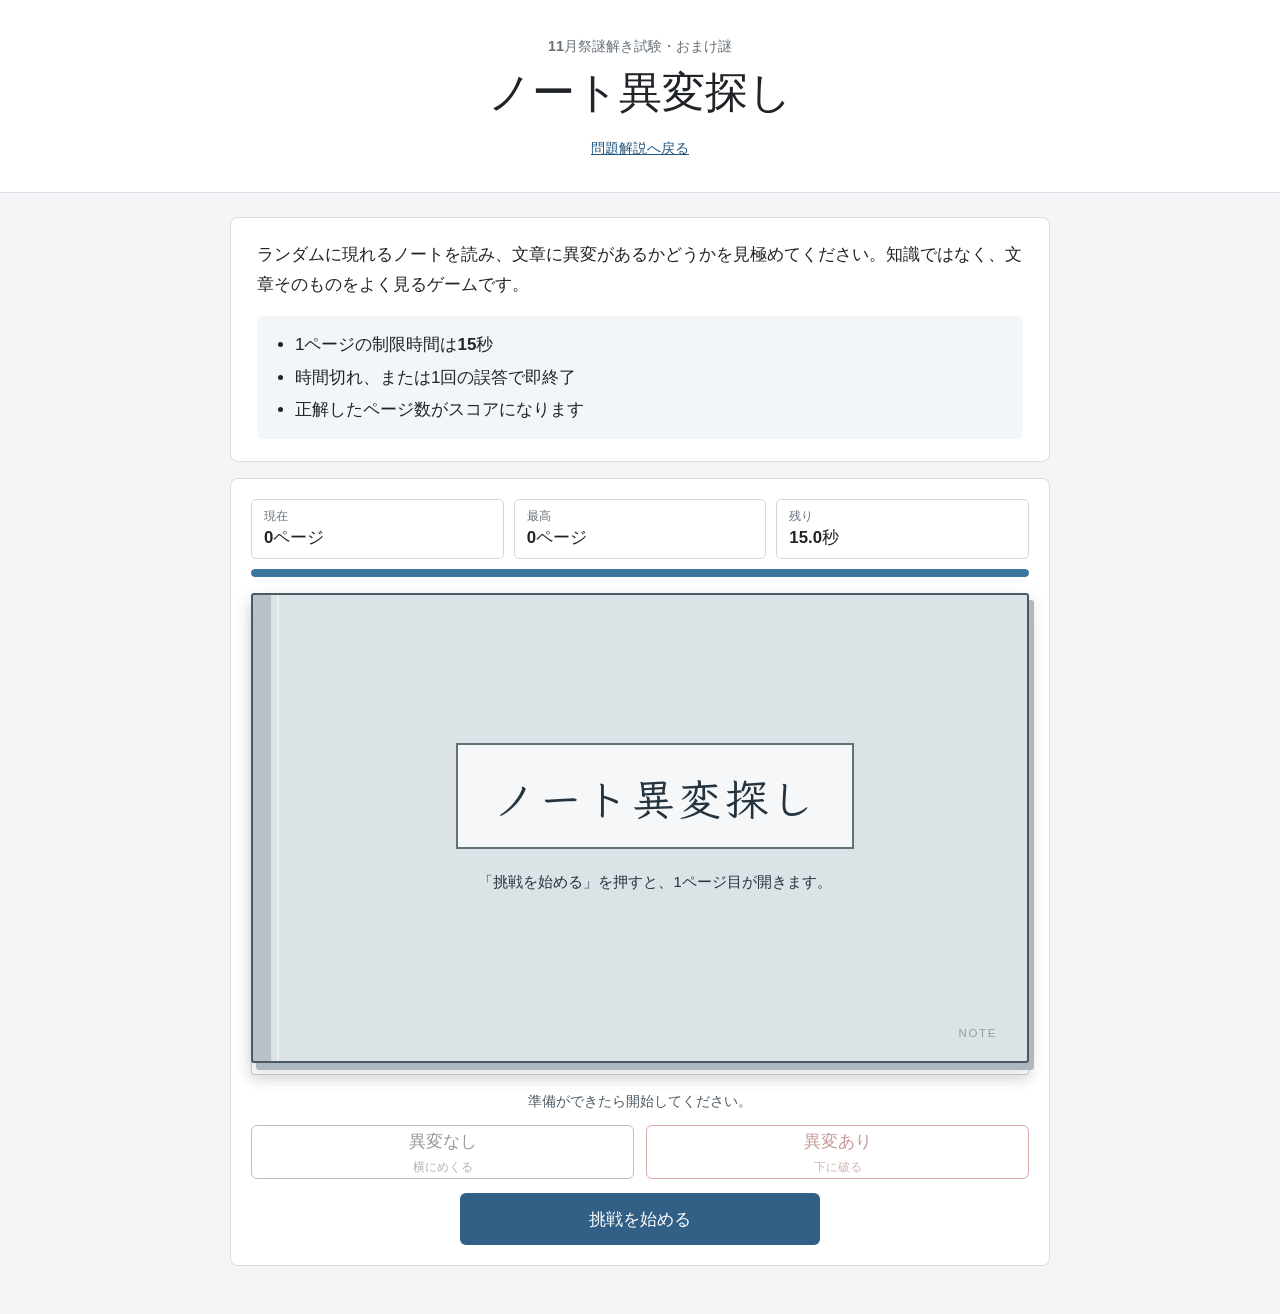
<file: site/bonus.html>
<!doctype html>
<html lang="ja">
  <head>
    <meta charset="UTF-8">
    <meta name="viewport" content="width=device-width, initial-scale=1">
    <meta name="theme-color" content="#ffffff">
    <meta name="robots" content="noindex, nofollow">
    <meta name="description" content="11月祭謎解き試験のおまけ謎、ノート異変探しスコアアタックです。">
    <title>ノート異変探し | 11月祭謎解き試験</title>
    <link rel="icon" href="./favicon.svg" type="image/svg+xml">
    <link rel="preconnect" href="https://fonts.googleapis.com">
    <link rel="preconnect" href="https://fonts.gstatic.com" crossorigin>
    <link href="https://fonts.googleapis.com/css2?family=Klee+One:wght@400;600&family=Kosugi+Maru&display=swap" rel="stylesheet">
    <link rel="stylesheet" href="./bonus.css">
  </head>
  <body>
    <div id="app"></div>
    <script type="module" src="./bonus.js"></script>
  </body>
</html>
</file>
<file: site/bonus.css>
:root {
  color: #202428;
  background: #f4f5f6;
  font-family: -apple-system, BlinkMacSystemFont, "Segoe UI", "Noto Sans JP", "Yu Gothic UI", "Yu Gothic", Meiryo, sans-serif;
  font-synthesis: none;
  text-rendering: optimizeLegibility;
  --accent: #315f86;
  --border: #d9dde1;
  --muted: #66717a;
}

* { box-sizing: border-box; }

body {
  margin: 0;
  min-width: 320px;
  background: #f4f5f6;
  color: #202428;
  font-size: 17px;
  line-height: 1.75;
}

button { font: inherit; }

.bonus-page-header {
  padding: 34px 20px 30px;
  border-bottom: 1px solid var(--border);
  background: #fff;
  text-align: center;
}

.bonus-page-header p {
  margin: 0 0 4px;
  color: var(--muted);
  font-size: 0.9rem;
  font-weight: 600;
}

.bonus-page-header h1 {
  margin: 0;
  font-size: clamp(1.8rem, 6vw, 2.7rem);
  line-height: 1.35;
}

.bonus-page-header a {
  display: inline-block;
  margin-top: 14px;
  color: #24567e;
  font-size: 0.9rem;
}

.bonus-page-main {
  width: min(820px, calc(100% - 24px));
  margin: 24px auto 48px;
}

.bonus-intro,
.bonus-game-panel {
  border: 1px solid var(--border);
  border-radius: 8px;
  background: #fff;
}

.bonus-intro {
  margin-bottom: 16px;
  padding: 22px 26px;
}

.bonus-intro p { margin: 0; }

.bonus-game-rules {
  margin: 16px 0 0;
  padding: 14px 18px 14px 38px;
  border-radius: 6px;
  background: #f3f6f8;
}

.bonus-game-rules li + li { margin-top: 3px; }

.bonus-game-panel { padding: 20px; }

.bonus-game-scoreboard {
  display: grid;
  grid-template-columns: repeat(3, minmax(0, 1fr));
  gap: 10px;
  margin-bottom: 10px;
}

.bonus-game-scoreboard > div {
  padding: 8px 12px;
  border: 1px solid #d4d9dd;
  border-radius: 5px;
  background: #fff;
}

.bonus-game-scoreboard span,
.bonus-game-scoreboard strong {
  display: block;
  line-height: 1.4;
}

.bonus-game-scoreboard span {
  color: var(--muted);
  font-size: 0.72rem;
  font-weight: 700;
}

.bonus-game-scoreboard strong {
  margin-top: 2px;
  font-size: 1.05rem;
  font-variant-numeric: tabular-nums;
}

.bonus-game-scoreboard b { font-weight: inherit; }

.bonus-game-timer-track {
  height: 8px;
  margin-bottom: 16px;
  overflow: hidden;
  border-radius: 999px;
  background: #d5dce1;
}

.bonus-game-timer-track span {
  display: block;
  width: 100%;
  height: 100%;
  border-radius: inherit;
  background: #3b779f;
}

.bonus-game-timer-track span.is-warning { background: #c84d42; }

.bonus-notebook-stage {
  --page-depth: 0;
  position: relative;
  min-height: 482px;
  perspective: 1400px;
}

.bonus-tear-remnant {
  position: absolute;
  z-index: 3;
  top: 0;
  bottom: 12px;
  left: 0;
  width: 34px;
  opacity: 0;
  background:
    repeating-linear-gradient(#fff 0 34px, #dfe8ef 35px, #fff 36px);
  box-shadow: 2px 0 3px rgb(28 36 42 / 12%);
  clip-path: polygon(0 0, 100% 0, 72% 4%, 100% 8%, 68% 12%, 94% 16%, 70% 20%, 100% 24%, 66% 28%, 92% 32%, 70% 36%, 100% 40%, 64% 44%, 94% 48%, 70% 52%, 100% 56%, 66% 60%, 92% 64%, 70% 68%, 100% 72%, 64% 76%, 94% 80%, 70% 84%, 100% 88%, 66% 92%, 92% 96%, 72% 100%, 0 100%);
  pointer-events: none;
}

.bonus-notebook-stage.is-tearing-page .bonus-tear-remnant {
  opacity: 1;
  animation: bonus-tear-remnant-fall 760ms cubic-bezier(.42, .08, .58, 1) both;
}

.bonus-answer-feedback {
  position: absolute;
  z-index: 5;
  inset: 0 0 12px;
  display: grid;
  place-items: center;
  opacity: 0;
  font-family: "Segoe UI Symbol", "Noto Sans Symbols 2", sans-serif;
  font-size: clamp(9rem, 29vw, 15rem);
  font-weight: 300;
  line-height: 1;
  pointer-events: none;
  transform: scale(0.82);
}

.bonus-answer-feedback.is-correct {
  opacity: 1;
  color: rgb(20 142 66 / 48%);
  text-shadow: 0 0 2px rgb(8 92 38 / 32%);
  transform: scale(1);
  transition: opacity 100ms ease-out, transform 180ms cubic-bezier(.2, .9, .3, 1.2);
}

.bonus-answer-feedback.is-wrong {
  opacity: 1;
  color: rgb(203 43 43 / 48%);
  text-shadow: 0 0 2px rgb(130 18 18 / 30%);
  transform: scale(1);
  transition: opacity 100ms ease-out, transform 180ms cubic-bezier(.2, .9, .3, 1.2);
}

.bonus-notebook-stage::before,
.bonus-notebook-stage::after {
  position: absolute;
  inset: 0;
  border: 1px solid #c8cdd0;
  border-radius: 3px;
  background: #fff;
  content: "";
  pointer-events: none;
}

.bonus-notebook-stage::before {
  transform: translate(calc(var(--page-depth) * 1px), calc(var(--page-depth) * 1.2px));
  box-shadow: 0 6px 12px rgb(28 36 42 / 9%);
}

.bonus-notebook-stage::after {
  transform: translate(calc(var(--page-depth) * 0.5px), calc(var(--page-depth) * 0.6px));
}

.bonus-notebook {
  position: relative;
  z-index: 1;
  min-height: 470px;
  padding: 38px 46px 54px 76px;
  overflow: hidden;
  border: 1px solid #bfc4c7;
  border-radius: 3px;
  background:
    linear-gradient(90deg, transparent 0 48px, #e9a6a6 48px 50px, transparent 50px),
    repeating-linear-gradient(#fff 0 34px, #dfe8ef 35px, #fff 36px);
  box-shadow: 0 2px 6px rgb(28 36 42 / 12%);
  transform-origin: left center;
  will-change: transform, opacity, clip-path;
}

.bonus-notebook::before {
  position: absolute;
  top: 0;
  right: 0;
  bottom: 0;
  width: 8px;
  background: linear-gradient(90deg, transparent, rgb(43 50 55 / 9%));
  content: "";
}

.bonus-notebook.is-cover {
  display: grid;
  place-content: center;
  border: 2px solid #4b5963;
  background:
    linear-gradient(90deg, rgb(30 42 50 / 18%) 0 18px, transparent 18px),
    #dce3e7;
  box-shadow: 5px 7px 0 #aeb8be, 0 10px 20px rgb(28 36 42 / 16%);
  color: #24333d;
  text-align: center;
}

.bonus-notebook.is-cover::before {
  right: auto;
  left: 24px;
  width: 2px;
  background: rgb(255 255 255 / 42%);
}

.bonus-notebook.is-cover .bonus-notebook-meta { display: none; }

.bonus-notebook.is-cover h2 {
  margin: 0;
  padding: 22px 34px;
  border: 2px solid #61717c;
  background: rgb(255 255 255 / 72%);
  font-size: clamp(1.7rem, 6vw, 2.7rem);
  letter-spacing: 0.08em;
}

.bonus-notebook.is-cover .bonus-notebook-copy {
  max-width: 420px;
  margin: 20px auto 0;
}

.bonus-notebook.is-cover .bonus-notebook-copy p {
  margin: 0;
  font-family: -apple-system, BlinkMacSystemFont, "Segoe UI", "Noto Sans JP", sans-serif;
  font-size: 0.92rem;
}

.bonus-notebook-meta {
  display: flex;
  justify-content: flex-end;
  gap: 24px;
  color: #4f575c;
  font-size: 0.76rem;
  font-family: -apple-system, BlinkMacSystemFont, "Segoe UI", "Noto Sans JP", sans-serif;
  line-height: 1.4;
}

.bonus-notebook h2 {
  margin: 32px 0 20px;
  padding-bottom: 8px;
  border-bottom: 1px solid #8c9398;
  font-family: "Klee One", "Yu Mincho", "Hiragino Mincho ProN", serif;
  font-size: clamp(1.7rem, 5vw, 2.35rem);
  font-weight: 600;
  line-height: 1.35;
}

.bonus-notebook-copy p {
  margin: 0 0 18px;
  font-size: clamp(1rem, 2.7vw, 1.22rem);
  font-family: "Klee One", "Yu Mincho", "Hiragino Mincho ProN", serif;
  line-height: 1.9;
}

.bonus-notebook.has-visual-font .bonus-notebook-copy p {
  font-family: "Kosugi Maru", "Hiragino Maru Gothic ProN", "Yu Gothic", sans-serif;
  font-weight: 600;
}

.bonus-notebook.has-visual-tilt .bonus-notebook-copy {
  transform: rotate(3deg);
  transform-origin: center;
}

.bonus-notebook.has-visual-drift .bonus-notebook-copy {
  animation: bonus-text-drift 8s ease-in-out infinite alternate;
}

.bonus-visual-character { display: inline-block; }
.bonus-visual-character.is-small { font-size: 0.82em; }
.bonus-visual-character.is-large { font-size: 1.18em; }
.bonus-visual-character.is-reversed { transform: scaleX(-1); }

@keyframes bonus-text-drift {
  from { transform: translate(0, 0); }
  to { transform: translate(4px, -2px); }
}

.bonus-notebook-page-mark {
  position: absolute;
  right: 30px;
  bottom: 18px;
  color: #969da1;
  font-family: -apple-system, BlinkMacSystemFont, "Segoe UI", sans-serif;
  font-size: 0.72rem;
  letter-spacing: 0.14em;
}

.bonus-notebook.is-ready { cursor: grab; touch-action: none; }

.bonus-notebook.is-turning-page {
  animation: bonus-turn-page 600ms cubic-bezier(.55, .08, .32, 1) both;
  pointer-events: none;
}

.bonus-notebook.is-tearing-page {
  animation: bonus-tear-page 760ms cubic-bezier(.42, .08, .58, 1) both;
  clip-path: polygon(0 0, 100% 0, 100% 100%, 0 100%);
  transform-origin: top left;
  pointer-events: none;
}

@keyframes bonus-turn-page {
  0% { transform: translateX(0) rotateY(0deg); opacity: 1; }
  45% { box-shadow: 18px 8px 22px rgb(28 36 42 / 18%); opacity: 1; }
  100% { transform: translateX(-36%) rotateY(-105deg); opacity: 0; }
}

@keyframes bonus-tear-page {
  0% { transform: translate(0, 0) rotate(0); clip-path: polygon(0 0, 100% 0, 100% 100%, 0 100%); opacity: 1; }
  7% { transform: translate(1.5%, 0) rotate(0.35deg); clip-path: polygon(4% 0, 100% 0, 100% 100%, 4% 100%, 2% 96%, 4.8% 92%, 2.4% 88%, 4.6% 84%, 2.1% 80%, 4.9% 76%, 2.3% 72%, 4.7% 68%, 2% 64%, 4.8% 60%, 2.4% 56%, 4.6% 52%, 2.1% 48%, 4.9% 44%, 2.3% 40%, 4.7% 36%, 2% 32%, 4.8% 28%, 2.4% 24%, 4.6% 20%, 2.1% 16%, 4.9% 12%, 2.3% 8%, 4.7% 4%); opacity: 1; }
  100% { transform: translate(12%, 74%) rotate(3.5deg); clip-path: polygon(4% 0, 100% 0, 100% 100%, 4% 100%, 2% 96%, 4.8% 92%, 2.4% 88%, 4.6% 84%, 2.1% 80%, 4.9% 76%, 2.3% 72%, 4.7% 68%, 2% 64%, 4.8% 60%, 2.4% 56%, 4.6% 52%, 2.1% 48%, 4.9% 44%, 2.3% 40%, 4.7% 36%, 2% 32%, 4.8% 28%, 2.4% 24%, 4.6% 20%, 2.1% 16%, 4.9% 12%, 2.3% 8%, 4.7% 4%); opacity: 0; }
}

@keyframes bonus-tear-remnant-fall {
  0%, 7% { transform: translate(0, 0) rotate(0); opacity: 1; }
  100% { transform: translate(-10%, 74%) rotate(-3deg); opacity: 0; }
}

.bonus-game-status {
  min-height: 1.8em;
  margin: 14px 0 10px;
  color: #4e5961;
  font-size: 0.9rem;
  text-align: center;
}

.bonus-game-actions {
  display: grid;
  grid-template-columns: repeat(2, minmax(0, 1fr));
  gap: 12px;
}

.bonus-game-answer,
.bonus-game-start {
  min-height: 52px;
  border-radius: 6px;
  cursor: pointer;
  font-weight: 700;
}

.bonus-game-answer {
  border: 1px solid #73818b;
  background: #fff;
  color: #273139;
}

.bonus-game-answer span,
.bonus-game-answer small { display: block; }

.bonus-game-answer small {
  margin-top: 1px;
  font-size: 0.72rem;
  font-weight: 500;
  opacity: 0.72;
}

.bonus-game-answer-yes {
  border-color: #b4564e;
  color: #8a302a;
}

.bonus-game-answer:hover:not(:disabled),
.bonus-game-answer:focus-visible { background: #f7f9fa; }

.bonus-game-answer-yes:hover:not(:disabled),
.bonus-game-answer-yes:focus-visible { background: #fff4f2; }

.bonus-game-answer:disabled,
.bonus-game-start:disabled {
  cursor: default;
  opacity: 0.5;
}

.bonus-game-start {
  display: block;
  width: min(360px, 100%);
  margin: 14px auto 0;
  border: 0;
  background: var(--accent);
  color: #fff;
}

.bonus-game-start:hover:not(:disabled),
.bonus-game-start:focus-visible { background: #274e6f; }

.bonus-game-result {
  margin-top: 18px;
  padding: 18px 20px;
  border-left: 5px solid var(--accent);
  border-radius: 4px;
  background: #f5f8fa;
}

.bonus-game-result > span,
.bonus-game-result > strong { display: block; }

.bonus-game-result > span {
  color: var(--muted);
  font-size: 0.8rem;
  font-weight: 700;
}

.bonus-game-result > strong {
  margin-top: 3px;
  color: #163f60;
  font-size: 1.5rem;
}

.bonus-game-result p { margin: 8px 0 0; }

.bonus-game-result-answer {
  padding-top: 10px;
  border-top: 1px solid #dfe4e7;
  color: #4b555d;
  font-size: 0.9rem;
}

@media (max-width: 640px) {
  body { font-size: 16px; }
  .bonus-page-main { width: min(100% - 16px, 820px); }
  .bonus-intro { padding: 18px 20px; }
  .bonus-game-panel { padding: 10px; }
  .bonus-game-scoreboard { gap: 5px; }
  .bonus-game-scoreboard > div { padding: 7px 8px; }
  .bonus-game-scoreboard strong { font-size: 0.9rem; }
  .bonus-notebook {
    min-height: 440px;
    padding: 28px 22px 48px 48px;
    background:
      linear-gradient(90deg, transparent 0 30px, #e9a6a6 30px 32px, transparent 32px),
      repeating-linear-gradient(#fff 0 31px, #dfe8ef 32px, #fff 33px);
  }
  .bonus-notebook-stage { min-height: 452px; }
  .bonus-notebook-meta { gap: 14px; }
  .bonus-notebook h2 { margin-top: 24px; }
}

@media (prefers-reduced-motion: reduce) {
  .bonus-notebook.is-turning-page,
  .bonus-notebook.is-tearing-page { animation-duration: 80ms; }
  .bonus-notebook-stage.is-tearing-page .bonus-tear-remnant { animation-duration: 80ms; }
  .bonus-notebook.has-visual-drift .bonus-notebook-copy { animation: none; }
}
</file>
